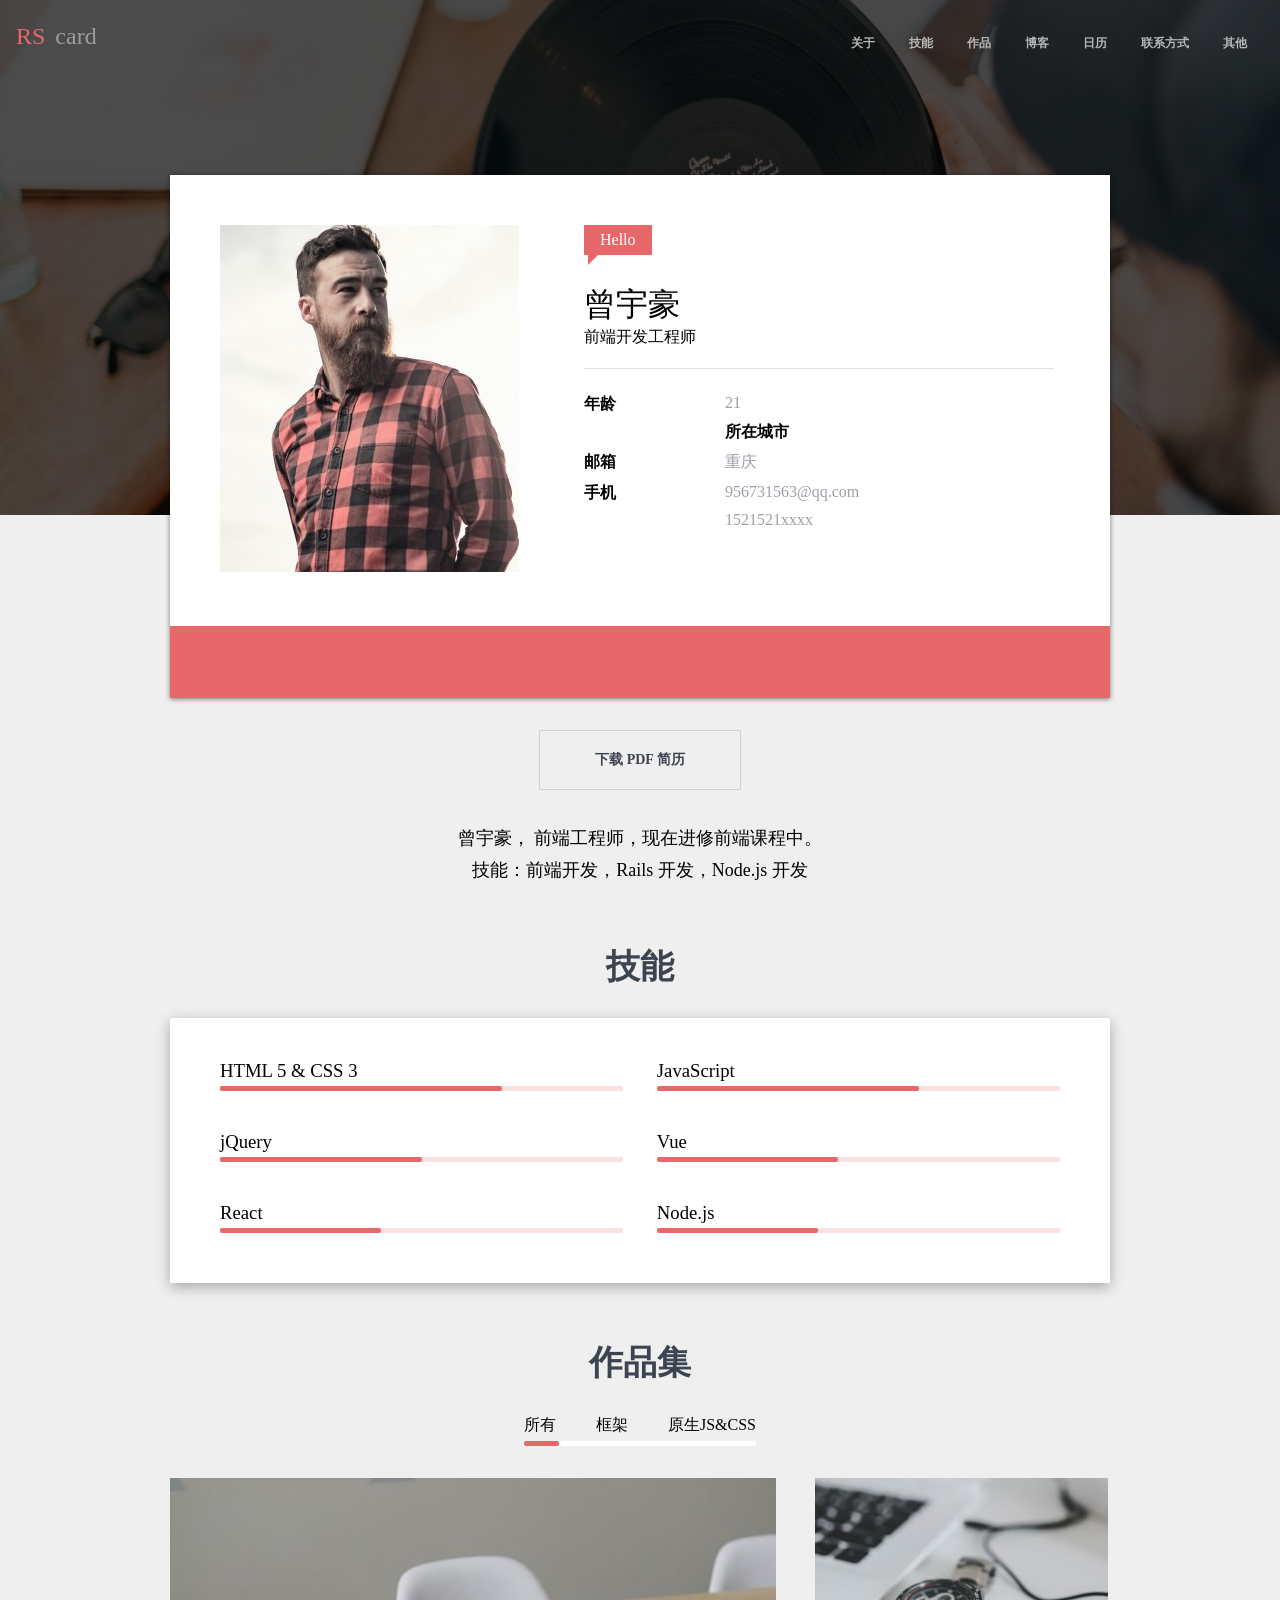
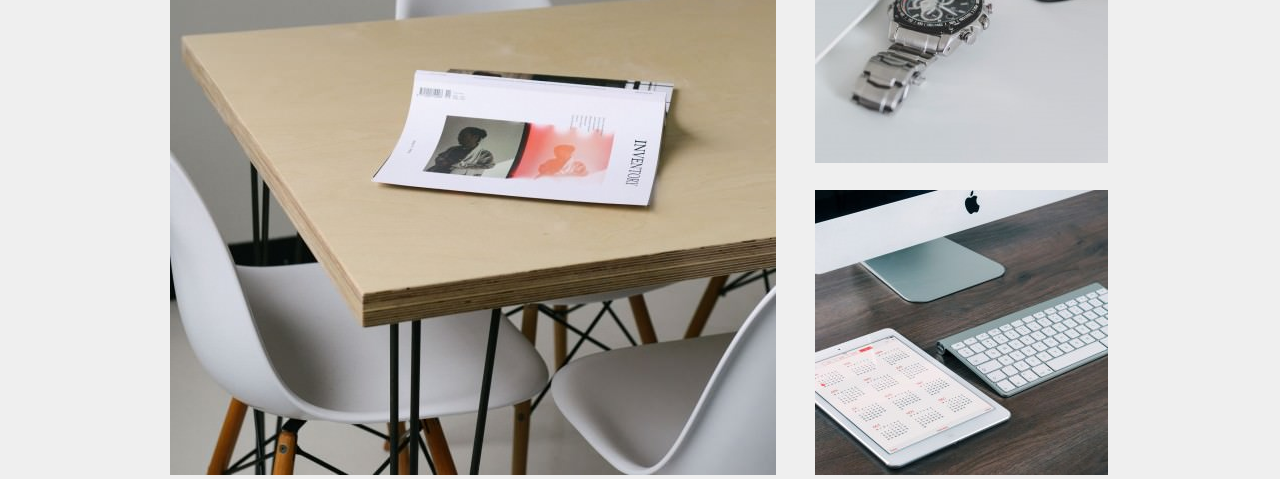
<file: index2.html>
<!DOCTYPE html>
<html>
  <head>
    <title>曾宇豪的个人简历</title>
    <link rel="stylesheet" href="./css1.css">
    <script src="https://at.alicdn.com/t/font_741392_06iibopbn0lq.js"></script>
    <style type="text/css">
      .icon {
         width: 1em; height: 1em;
         vertical-align: -0.15em;
         fill: currentColor;
         overflow: hidden;
      
      }
  </style>

  
  </head>
  <body>
      
    <div class="topNavBar ">
      <div class="inner clearfix">
      <a class="logo" href="#" alt="logo" style="float: left; ">
        <span class="rs">RS</span>
        <span class="card">card</span>
      </a>
      <nav style="float: right;">
        <ul class="clearfix">
          <li><a href="#">关于</a></li>
          <li><a href="#">技能</a></li>
          <li><a href="#">作品</a></li>
          <li><a href="#">博客</a></li>
          <li><a href="#">日历</a></li>
          <li><a href="#">联系方式</a></li>
          <li><a href="#">其他</a></li>
        </ul>
      </nav>
    </div>
    </div>
    
    <div class="banner">
      <div class="mask"></div>
    </div>
   
    <main>
      <div class="usercard">
        <div class="pictureAndText clearfix">
          <div class="picture">
            <img src="./avatar.jpg" alt="头像" >
          </div>
          <div class="text">
            <div class="profile">
              <span class="welcome">Hello
                <span class="triangle"></span>
              </span>

              <h1>曾宇豪</h1>
              <p>前端开发工程师</p>
              <hr>
              <dl class="clearfix">
                <dt>年龄</dt>
                <dd>21</dd>
                <dt>所在城市</dt>
                <dd>重庆</dd>
                <dt>邮箱</dt>
                <dd>956731563@qq.com</dd>
                <dt>手机</dt>
                <dd>1521521xxxx</dd>
              </dl>
            </div>
          </div>
        </div>
        <footer class="media">
          
             
          <a href="#">
            <svg class="icon" aria-hidden="true">
              <use xlink:href="#icon-weixin"></use>
          </svg></a>
          <a href="#">
            <svg class="icon" aria-hidden="true">
              <use xlink:href="#icon-github1"></use>
          </svg></a>
          <a href="#">
            <svg class="icon" aria-hidden="true">
              <use xlink:href="#icon-weibo"></use>
          </svg></a>
          
          
        </footer>
      </div>
      <div class="downloadA">
          <a class="dowenland" href="./rs-cover.jpg" target="_blank" download="">下载 PDF 简历</a>
      </div>

      

      <p class="introduce">
        曾宇豪， 前端工程师，现在进修前端课程中。<br>
        技能：前端开发，Rails 开发，Node.js 开发
      </p>

    </main>
    <section class="skills">
      <h2>技能</h2>
      <ol class="clearfix">
        <li>
          <h3>HTML 5 &amp; CSS 3</h3>
          <div class="progress">
            <div class="progress-inner"></div>
          </div>
        </li>
        <li>
            <h3>JavaScript</h3>
            <div class="progress">
              <div class="progress-inner"  style="width:65%;"></div>
            </div>
        </li>
        <li>
            <h3>jQuery</h3>
            <div class="progress">
                <div class="progress-inner" style="width:50%;"></div>
            </div>
        </li>
        <li>
            <h3>Vue</h3>
            <div class="progress">
                  <div class="progress-inner" style="width:45%;"></div>
            </div>
        </li>
        <li>
            <h3>React</h3>
            <div class="progress">
                    <div class="progress-inner" style="width:40%;"></div>
            </div>
        </li>
        <li>
            <h3>Node.js</h3>
            <div class="progress">
            <div class="progress-inner" style="width:40%"></div>
            </div>
        </li>
      </ol>
    </section>
    <section class="protfolio">
      <h2>作品集</h2>
      <nav>
          <ol class="clearfix">
              <li id="portfolio1">所有</li>
              <li id="portfolio2">框架</li>
              <li id="portfolio3">原生JS&amp;CSS</li>
            </ol>
            <div id="portfolioBar" class="bar state-1">
              <div class="bar-inner"></div>
            </div>
          </nav>
          <script>
            portfolio1.onclick= function(){
              portfolioBar.className = 'bar state-1'
            }
            portfolio2.onclick= function(){
              portfolioBar.className = 'bar state-2'
            }
            portfolio3.onclick= function(){
              portfolioBar.className = 'bar state-3'
            }
          </script>

      <div class="works">
        <div class="big">
          <img src="./1.jpg" alt="作品1">
        </div>
        <div class="small1">
          <img src="./2.jpg" alt="作品2">
        </div>
        <div class="small2">
          <img src="./3.jpg" alt="作品3">
        </div>
      </div>

    </section>
  </body>
</html>
</file>
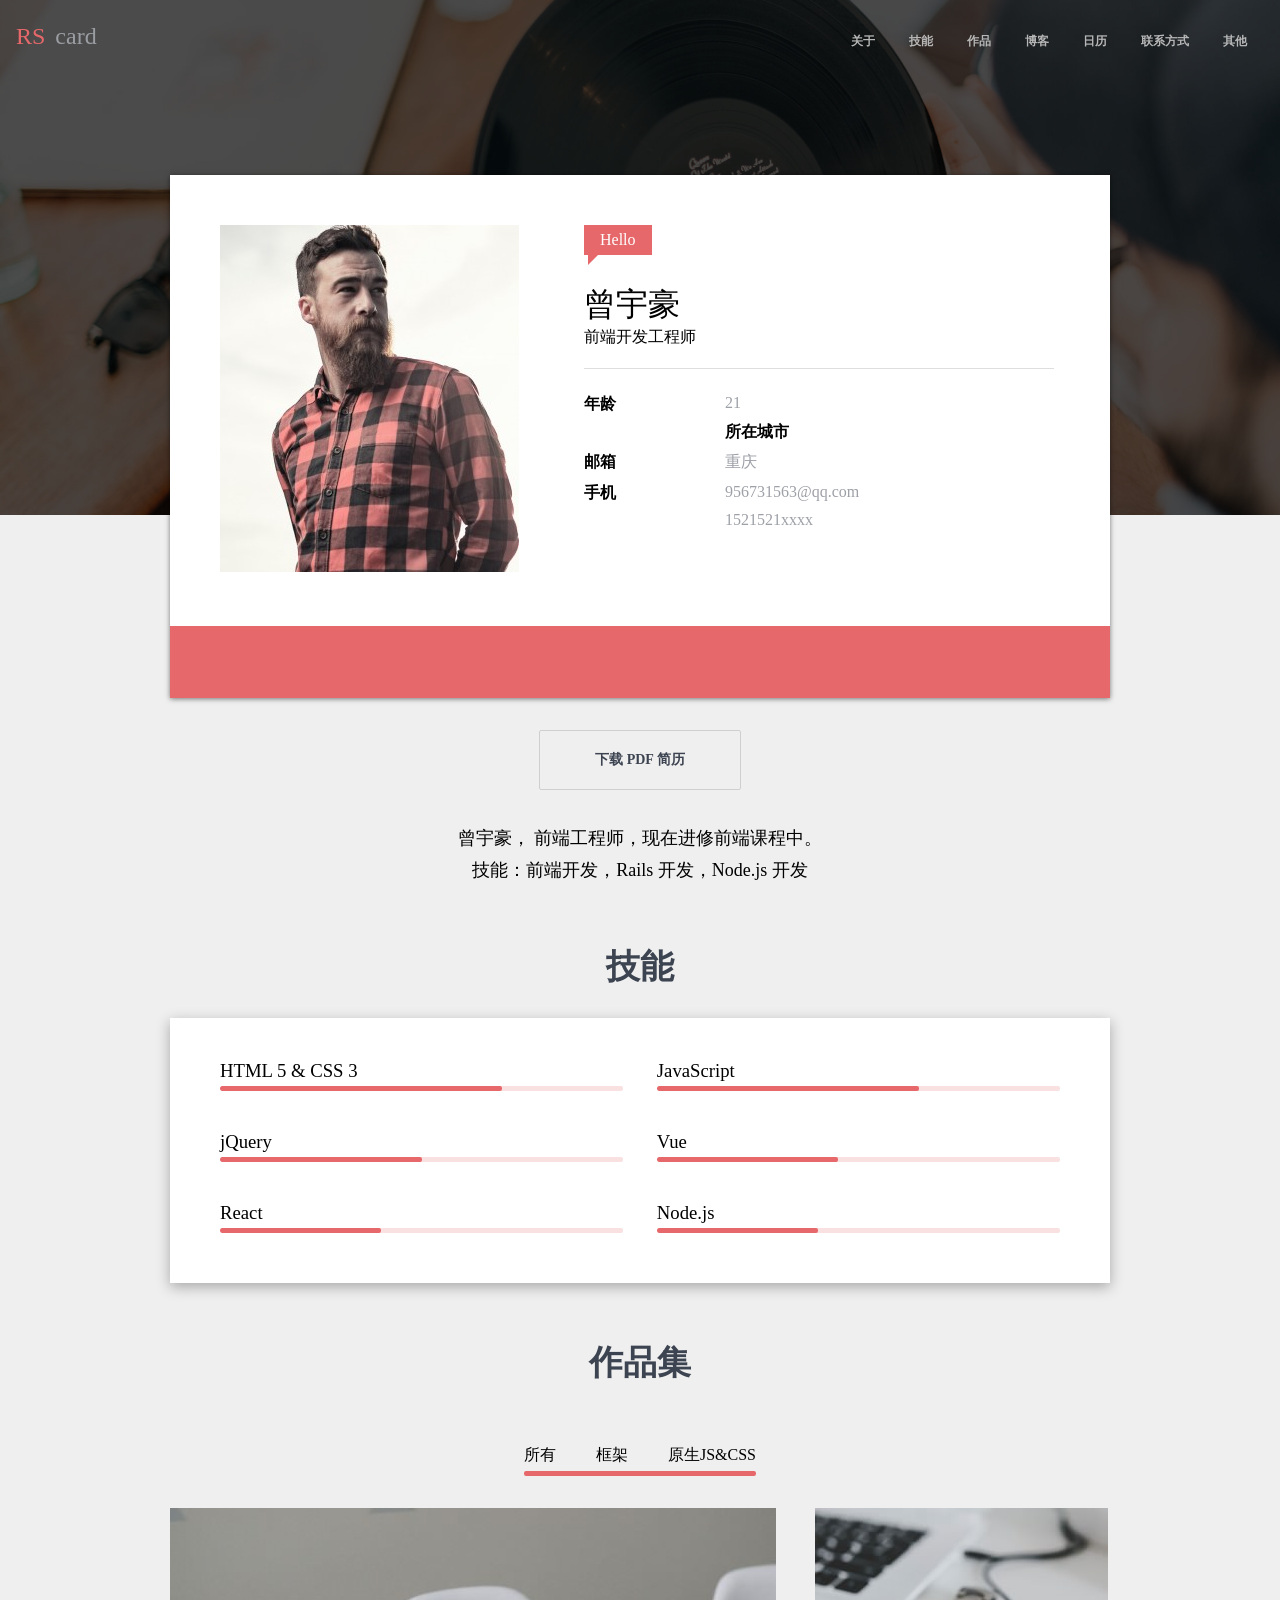
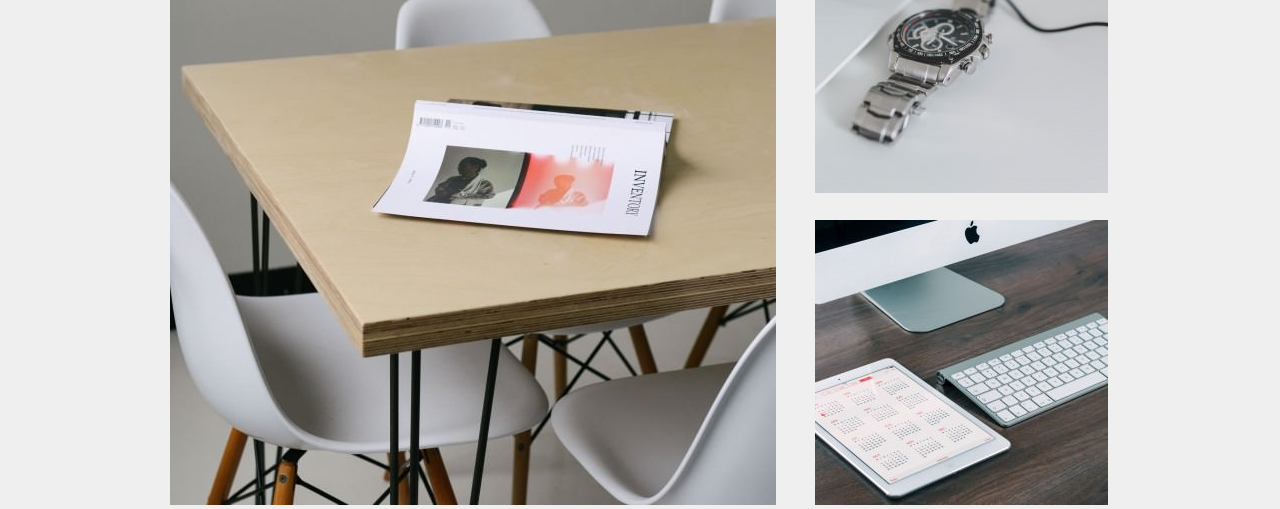
<file: resume.html>
<!DOCTYPE html>
<html>
  <head>
    <title>曾宇豪的个人简历</title>
    <link rel="stylesheet" href="./style.css">
    <link rel="stylesheet" href="./loading.css">
    <script src="https://at.alicdn.com/t/font_741392_06iibopbn0lq.js"></script>
    <style type="text/css">
      .icon {
         width: 1em; height: 1em;
         vertical-align: -0.15em;
         fill: currentColor;
         overflow: hidden;
      }
      .site-wlecome{
        display: none;
        position: fixed;
        top: 0;left:0;width: 100%;height: 100%;
        background: grey;
        z-index: 2;
        justify-content: center;
        align-items: center;
        
        }
      .site-wlecome.active{
        display: flex;
      }
  </style>

  
  </head>
  <body>
    <div id="siteWelcome" class="site-wlecome active">
      <div class="loading"></div>
    </div>
    <div id="topNavBar" class="topNavBar">
      <div class="inner clearfix">
      <a class="logo" href="#" alt="logo" style="float: left; ">
        <span class="rs">RS</span>
        <span class="card">card</span>
      </a>
      <nav class="menu" style="float: right;">
        <ul class="clearfix">
          <li  ><a href="#siteAbout">关于</a></li>
          <li  ><a href="#siteSkill">技能</a><ul  class="submenu ">
            <li>HTML/CSS</li>
            <li>JavaScript</li>
            <li>Vue</li>
          </ul></li>
          <li  ><a  href="#siteWork">作品</a>
          <ul  class="submenu ">
            <li>作品1</li>
            <li>作品2</li>
            <li>作品3</li>
          </ul></li>
          <li  ><a  href="#siteBlog">博客</a>
          <ul  class="submenu ">
            <li>博客1</li>
            <li>博客2</li>
            <li>博客3</li>
          </ul></li>
          <li  ><a href="#siteCalendar">日历</a></li>
          <li  ><a href="#siteContact">联系方式</a></li>
          <li  ><a href="#siteOthers">其他</a></li>
        </ul>
      </nav>
    </div>
    </div>
    
    <div class="banner">
      <div class="mask"></div>
    </div>
   
    <main>
      <div id="siteAbout" class="usercard">
        <div class="pictureAndText clearfix">
          <div class="picture">
            <img src="./img/avatar.jpg" alt="头像" >
          </div>
          <div class="text">
            <div class="profile">
              <span class="welcome">Hello
                <span class="triangle"></span>
              </span>

              <h1>曾宇豪</h1>
              <p>前端开发工程师</p>
              <hr>
              <dl class="clearfix">
                <dt>年龄</dt>
                <dd>21</dd>
                <dt>所在城市</dt>
                <dd>重庆</dd>
                <dt>邮箱</dt>
                <dd>956731563@qq.com</dd>
                <dt>手机</dt>
                <dd>1521521xxxx</dd>
              </dl>
            </div>
          </div>
        </div>
        <footer class="media">
          
             
          <a href="#">
            <svg class="icon" aria-hidden="true">
              <use xlink:href="#icon-weixin"></use>
          </svg></a>
          <a href="#">
            <svg class="icon" aria-hidden="true">
              <use xlink:href="#icon-github1"></use>
          </svg></a>
          <a href="#">
            <svg class="icon" aria-hidden="true">
              <use xlink:href="#icon-weibo"></use>
          </svg></a>
          
          
        </footer>
      </div>
      <div class="downloadA">
          <a class="dowenland" href="./img/rs-cover.jpg" target="_blank" download="">下载 PDF 简历</a>
      </div>

      

      <p class="introduce">
        曾宇豪， 前端工程师，现在进修前端课程中。<br>
        技能：前端开发，Rails 开发，Node.js 开发
      </p>

    </main>
    <section id="siteSkill" class="skills">
      <h2>技能</h2>
      <ol class="clearfix">
        <li>
          <h3>HTML 5 &amp; CSS 3</h3>
          <div class="progress">
            <div class="progress-inner"></div>
          </div>
        </li>
        <li>
            <h3>JavaScript</h3>
            <div class="progress">
              <div class="progress-inner"  style="width:65%;"></div>
            </div>
        </li>
        <li>
            <h3>jQuery</h3>
            <div class="progress">
                <div class="progress-inner" style="width:50%;"></div>
            </div>
        </li>
        <li>
            <h3>Vue</h3>
            <div class="progress">
                  <div class="progress-inner" style="width:45%;"></div>
            </div>
        </li>
        <li>
            <h3>React</h3>
            <div class="progress">
                    <div class="progress-inner" style="width:40%;"></div>
            </div>
        </li>
        <li>
            <h3>Node.js</h3>
            <div class="progress">
            <div class="progress-inner" style="width:40%"></div>
            </div>
        </li>
      </ol>
    </section>
    <section id="siteWork" class="protfolio">
      <h2>作品集</h2>
      <nav>
          <ol class="clearfix">
              <li id="portfolio1">所有</li>
              <li id="portfolio2">框架</li>
              <li id="portfolio3">原生JS&amp;CSS</li>
            </ol>
            <div id="portfolioBar" class="bar state-1">
              <div class="bar-inner"></div>
            </div>
          </nav>
          <script>
            portfolio1.onclick= function(){
              portfolioBar.className = 'bar state-1'
            }
            portfolio2.onclick= function(){
              portfolioBar.className = 'bar state-2'
            }
            portfolio3.onclick= function(){
              portfolioBar.className = 'bar state-3'
            }
          </script>

      <div class="works">
        <div class="big">
          <img src="./img/1.jpg" alt="作品1">
        </div>
        <div class="small1">
          <img src="./img/2.jpg" alt="作品2">
        </div>
        <div class="small2">
          <img src="./img/3.jpg" alt="作品3">
        </div>
      </div>

    </section>
  </body>
  <script>
    setTimeout(function(){    //指定时间后调用函数
    siteWelcome.classList.remove('active');
    },1000)
    
    window.onscroll = function(){   //滚动时触发
      if(window.scrollY >0){
        topNavBar.classList.add('sticky')
      }else{
        topNavBar.classList.remove('sticky')
      }
    }

    let liTags = document.querySelectorAll('nav.menu > ul >li')    //查询选择器所有
    for(let i=0; i<liTags.length;i++) {
      liTags[i].onmouseenter = function(x){     //当入时触发
      x.currentTarget.classList.add('active')
      }

      liTags[i].onmouseleave = function(x){     //当移出触发
      x.currentTarget.classList.remove('active')  
      }
    }
    
    let aTags = document.querySelectorAll('nav.menu > ul >li>a')
    for(let i=0; i<aTags.length;i++) {
      aTags[i].onclick = function(x){
        x.preventDefault()                 //阻止原本作用
        let a = x.currentTarget
        let href = a.getAttribute('href')  //'#siteAboutb'
        let element = document.querySelector(href)
        let top = element.offsetTop        //元素顶边(页面顶部)
        window.scrollTo(0, top - 80)       //滚动到指定位置
      }
    }
</script>
</html>
</file>
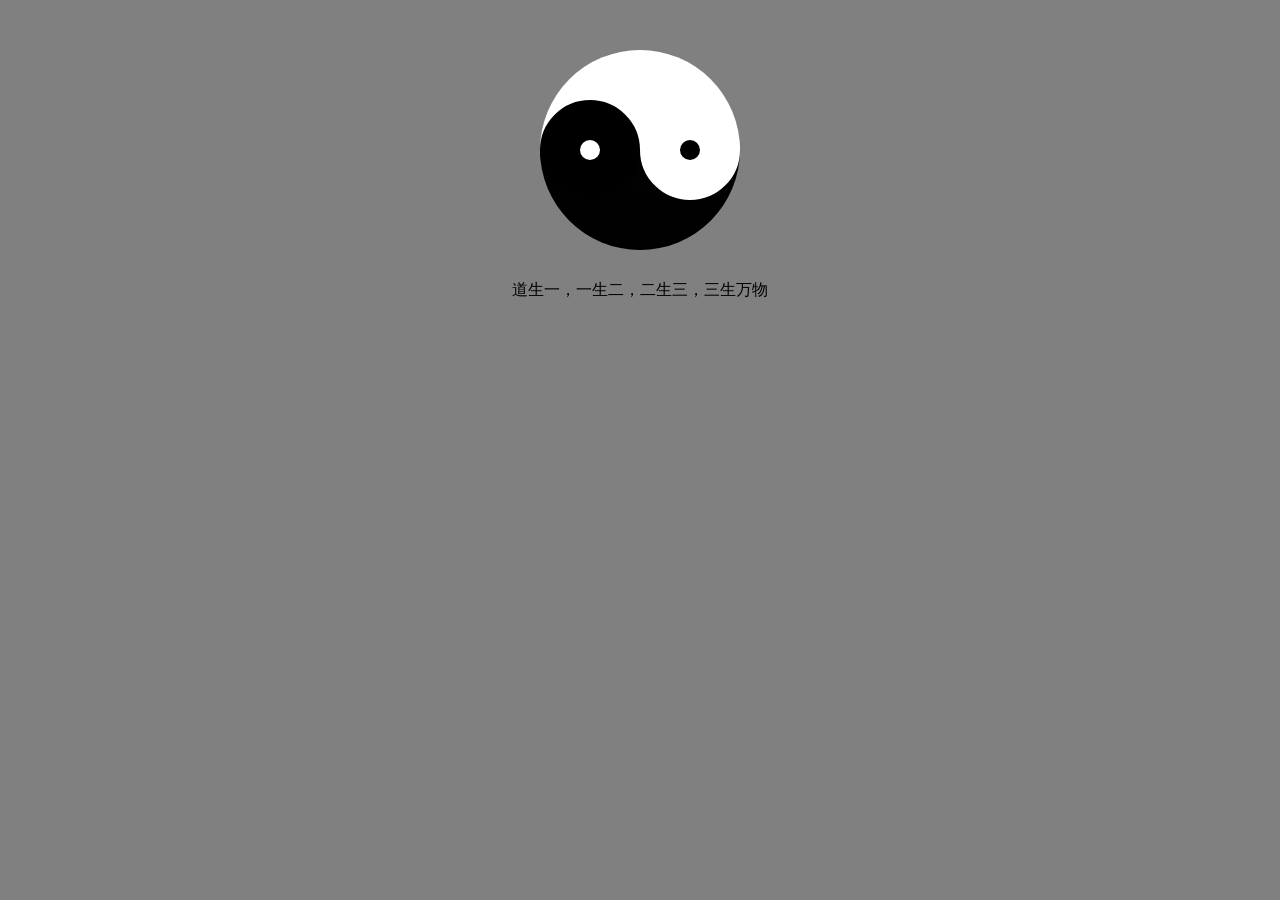
<file: img/yin-yang.html>
<!DOCTYPE html>
<html lang="en">
<head>
    <meta charset="UTF-8">
    <meta name="viewport" content="width=device-width, initial-scale=1.0">
    <meta http-equiv="X-UA-Compatible" content="ie=edge">
    <title>阴阳</title>
    <link rel="stylesheet" href="./yinyang.css">
</head>
<body>
<div id="yinyang"></div>
<p>道生一，一生二，二生三，三生万物</p>
    
</body>
</html>
</file>
<file: css1.css>
body {
  background: #efefef;
  color: black
  ;
  margin: 0;
}
*{
  margin: 0;
  padding: 0;
  font-weight: normal;
  list-style: none
}
a {
  
  text-decoration: none;
}
.clearfix::after {
  content: '';
  display: block;
  clear: both;
}

.topNavBar {
  padding: 20px 0px 20px 0px;
  position: fixed;
  top: 0;
  left: 0;
  width: 100%;
}
.inner{
  padding: 0 16px;
}

.topNavBar  nav {
  padding-top: 7px;
}
.topNavBar  nav > ul {
  list-style: none;
  margin: 0;
  padding: 0;
}
.topNavBar  nav > ul > li {
  float: left;
  margin-left: 17px;
  margin-right: 17px;
}
.topNavBar  nav > ul > li > a {
  font-size: 12px;
  color: #b7b7b7;
  font-weight: bold;
  border-top: 3px solid transparent;
  border-bottom: 3px solid transparent;
  padding-top: 5px;
  padding-bottom: 5px;
  display: block;
}
.topNavBar  nav > ul > li > a:hover {
  border-bottom: 3px solid #e06567;
}

.topNavBar .logo {
  font-size: 24px;
  font-family: 'Arial Black';
  padding-top: 3px;
  padding-bottom: 4px;
}
.topNavBar .logo .rs {
  margin-right: 4px;
  color: #e6686a;
}
.topNavBar .logo .card {
  color: #9a9da2;
}
  .banner {
      height: 515px;
      background-image: url(./img/rs-cover.jpg);
      background-position: center center;
      background-size: cover;
      
    
      
}
.banner .mask{
  height: 515px;
  background-color: rgba(0,0,0,0.7);


}
.usercard{
  
max-width: 940px;
  margin: 0 auto;
  box-shadow: 0px 1px 5px 0px rgba(0, 0, 0, 0.5);
  
}  
body main{
  margin-top:-340px
}
.welcome{
  background-color: #e6686a;
  color: white;
  display: inline-block;
  padding: 4px 16px;
  line-height: 22px;
  position: relative;
  margin-bottom: 10px;
  
  
}
.welcome .triangle{
  display: block;
    width: 0;
    height: 0;
    border-top: 10px solid #e6686a;
    border-right: 10px solid transparent;
    position: absolute;
    left: 4px;
    top: 100%;

  }
  .usercard .picture{
    float: left;
  }
  .usercard .text{
    float: left;
    margin-left: 65px;
    width: 470px;
  }
  .pictureAndText{
    padding: 50px;
    background-color: white;
  }
  h1{
    margin-top: 18px;
  }
 
  hr{
    margin: 20px 0;
    height: 0;
    border: none;
    border-top: 1px solid #dedede;
  }
  .usercard dl dt {
    float: left;
    margin: 4.5px 0;
  }
  .usercard dl dd {
    float: right;
    margin: 5px 0;

  }
  .usercard dl dt{
    width: 30%;
    font-weight: bold;
  }
  .usercard dl dd{
    width: 70%;
    color: #9da0a7;

  }
  .usercard .media{
    background-color: #e6686a;
    text-align: center;
    
  }
  .usercard .media >a{
    
    display: inline-block;
    width: 40px;
    line-height: 30px;
    padding: 5px 0;
    border-radius: 50%;
    margin: 16px;
    vertical-align: top;

  }
  .usercard .media >a:hover{
    background: #cf505f;
  }
  .usercard svg{
    width: 30px;
    height: 30px;
    fill: white;
    vertical-align: top;

  }
  body>main .dowenland{
    font-size: 14px;
    line-height: 16px;
    padding: 21px 55px;
    display: inline-block;
    border: 1px solid #cdcfd1;
    margin: 32px 0;
    color: #3d4451;
    font-weight: bold;
    border-radius: 2px;
    transition: box-shadow 0.3s;
  }
  .downloadA{
    text-align: center;
  }
  body>main .dowenland:hover{
    box-shadow: 0px 4px 13px 0px rgba(0, 0, 0, 0.3);

  }
  body .introduce{
    text-align: center;
    font-family: fkaiti;
    font-size: 18px;
    line-height: 1.8;
    text-align: center;
    margin: auto auto;
    
  }
  .skills{
    max-width: 940px;
    margin-left: auto;
    margin-right: auto;
    margin-top: 60px
  
  }
  .skills h2,
  .protfolio h2{
    text-align: center;
    color: #3d4451;
    font-size: 34px;
    line-height: 1.2;
    font-weight: 600;
  }
  .skills ol{
    background-color: white;
    box-shadow: 0px 4px 13px 0px rgba(0, 0, 0, 0.3);
    padding: 42px 50px 10px;
    margin-top: 30px  

  }
  .skills ol li {
    float: left;
    width: 48%;
    box-sizing: border-box;
    padding-left: 0px;
    

  }
  .skills ol li:nth-child(even){
    float: right;
  }
  .skills ol li .progress{
    height: 5px;
    background-color: #fae1e1;
    border-radius:2px;
    margin: 4px 0 40px;
  }
  .skills ol li .progress .progress-inner{
    height: 100%;
    width: 70%;
    border-radius:2px;
    background-color: #e6686a;
  }
  .protfolio{
    text-align: center;
    max-width: 940px;
    margin-top: 60px;
    margin-left: auto;
    margin-right: auto;
  }
  .protfolio nav {
    text-align: center;
    display: inline-block;
    vertical-align: top;
    margin-top: 32px;
    margin-bottom: 32px
  }
  section   .protfolio nav ol{
    max-width: 940px;
    margin: 0 auto;
    display: inline-block;
    vertical-align: top;
    border: 1px solid #000;
  }
  section.protfolio nav ol li{
    float: left;
    margin-left: 40px;
    cursor: pointer;
    
  }
  section.protfolio nav ol li:nth-child(1){
    margin-left: 0
  }
  
  section.protfolio nav .bar{
    height: 5px;
    background-color: white;
    border-radius: 2px;
  }
  section.protfolio nav .bar .bar-inner{
    height: 100%;
    background-color: #e6686a;
    border-radius: 2px;
    margin-top: 5px;
    transition: all 0.3s
  }
  .protfolio>nav .bar.state-1 .bar-inner{
    margin-left: 0;
    width: 35px;
  }
  .protfolio>nav .bar.state-2 .bar-inner{
    margin-left: 72px;
    width: 35px;
  }
  .protfolio>nav .bar.state-3 .bar-inner{
    margin-left: 145px;
    width: 90px;
  }
  section .works{
      position: relative;
      

  }
  section .works>div{
      position: absolute;
      margin-bottom: 50px;
      
  } 
  section .works .big{
    top: 0%;
    left: px;


  }
  section .works .small1{
    top: 0%;
    left: 645px;
  }
  section .works .small2{
    top: 312px;
    left:645px;
  }
</file>
<file: style.css>
body {
  background: #efefef;
  color: black
  ;
  margin: 0;
}

*{
  margin: 0;
  padding: 0;
  font-weight: normal;
  list-style: none;
  box-sizing: border-box
}
a {  
  text-decoration: none;
}
.icon {
  width: 1em;
  height: 1em;
  vertical-align: -0.15em;
  fill: currentColor;
  overflow: hidden;
}
.clearfix::after {
  content: '';
  display: block;
  clear: both;
}

.topNavBar {
  padding: 20px 0px 20px 0px;
  position: fixed;
  z-index: 1;
  top: 0;
  left: 0;
  width: 100%;
  color: #b7b7b7;
  transition: all 0.5s;

}
.topNavBar.sticky{
  background: rgba(255, 255, 255, 0.8);  /*rgba(217,224,230,0.8)*/
  padding: 10px 0;
  box-shadow: 0 0 10px rgba(0, 0, 0, 0.75);
  color: #3d4451;
  border-radius: 0 0 8px 8px

}
.topNavBar .inner{
  padding: 0 16px;
}

.topNavBar  nav {
  padding-top: 5px;
}
.topNavBar  nav > ul {
  list-style: none;
  margin: 0;
  padding: 0;
}
.topNavBar  nav > ul > li {
  float: left;
  margin-left: 17px;
  margin-right: 17px;
  position: relative;
}
.topNavBar  nav > ul > li > a {
  font-size: 12px;
  color: inherit;
  font-weight: bold;
  border-top: 3px solid transparent;
  border-bottom: 3px solid transparent;
  padding-top: 5px;
  padding-bottom: 5px;
  display: block;
  position: relative;
}
.topNavBar  nav > ul > li.active > a::after,
.topNavBar  nav > ul > li.highlight > a::after{
  content: '';
  position: absolute;
  display: block;
  top: 100%;
  left: 0%;
  width:100%;
  height: 3px;
  background: #e06567;
  animation: moveRight 0.7s;
}
@keyframes moveRight{
  0%{width:0;}
  100%{width:100%}
}
[data-x].offset{
  transform: translateY(200px)
}
[data-x]{
  transform: translateY(0);
  transition: all 0.5s;
}

.topNavBar .submenu{
  display: none;
  position: absolute;
  margin-top: 2px;
  top:100%;
  right: 0;
  background-color:white;
  color: #3d4451;
  border-radius: 3px;
  box-shadow: 0 0 5px rgba(0, 0, 0, 0.5);
}
.topNavBar li.active .submenu{
  display: block;
  animation: submenumove 0.2s;
}
@keyframes submenumove{
  0%{margin-right: 100%}
  100%{margin-right: 0%}
}
.topNavBar .submenu li{
  white-space: nowrap;
  padding: 5px 10px;
}


.topNavBar .logo {
  font-size: 24px;
  font-family: 'Arial Black';
  padding-top: 3px;
  padding-bottom: 4px;
}
.topNavBar .logo .rs {
  margin-right: 4px;
  color: #e6686a;
}
.topNavBar .logo .card {
  color: #9a9da2;
}
.banner {
      height: 515px;
      background-image: url(./img/rs-cover.jpg);
      background-position: center center;
      background-size: cover;
}
.banner .mask{
  height: 515px;
  background-color: rgba(0,0,0,0.7);
}
.usercard{
  max-width: 940px;
  margin: 0 auto;
  box-shadow: 0px 1px 5px 0px rgba(0, 0, 0, 0.5);
  
}  
body main{
  margin-top:-340px
}
.usercard .welcome{
  background-color: #e6686a;
  color: white;
  display: inline-block;
  padding: 4px 16px;
  line-height: 22px;
  position: relative;
  margin-bottom: 10px;
}
.usercard .welcome .triangle{
  display: block;
    width: 0;
    height: 0;
    border-top: 10px solid #e6686a;
    border-right: 10px solid transparent;
    position: absolute;
    left: 4px;
    top: 100%;
  }
  .usercard .picture{
    float: left;
  }
  .usercard .text{
    float: left;
    margin-left: 65px;
    width: 470px;
  }
  .usercard .pictureAndText{
    padding: 50px;
    background-color: white;
  }
  h1{
    margin-top: 18px;
  }
 
  hr{
    margin: 20px 0;
    height: 0;
    border: none;
    border-top: 1px solid #dedede;
  }
  .usercard dl dt {
    float: left;
    margin: 4.5px 0;
  }
  .usercard dl dd {
    float: right;
    margin: 5px 0;

  }
  .usercard dl dt{
    width: 30%;
    font-weight: bold;
  }
  .usercard dl dd{
    width: 70%;
    color: #9da0a7;

  }
  .usercard .media{
    background-color: #e6686a;
    text-align: center;
    
  }
  .usercard .media >a{
    
    display: inline-block;
    width: 40px;
    line-height: 30px;
    padding: 5px 0;
    border-radius: 50%;
    margin: 16px;
    vertical-align: top;

  }
  .usercard .media >a:hover{
    background: #cf505f;
  }
  .usercard svg{
    width: 30px;
    height: 30px;
    fill: white;
    vertical-align: top;

  }
  body>main .dowenland{
    font-size: 14px;
    line-height: 16px;
    padding: 21px 55px;
    display: inline-block;
    border: 1px solid #cdcfd1;
    margin: 32px 0;
    color: #3d4451;
    font-weight: bold;
    border-radius: 2px;
    transition: box-shadow 0.3s;
  }
  .downloadA{
    text-align: center;
  }
  body>main .dowenland:hover{
    box-shadow: 0px 4px 13px 0px rgba(0, 0, 0, 0.3);

  }
  .introduce{
    text-align: center;
    font-family: fkaiti;
    font-size: 18px;
    line-height: 1.8;
    text-align: center;
    margin: auto auto;
    
  }
  .skills{
    max-width: 940px;
    margin-left: auto;
    margin-right: auto;
    margin-top: 60px
  
  }
  .skills h2,
  .protfolio h2,
  .message h2{
    text-align: center;
    color: #3d4451;
    font-size: 34px;
    line-height: 1.2;
    font-weight: 600;

  }
  .skills ol{
    background-color: white;
    box-shadow: 0px 4px 13px 0px rgba(0, 0, 0, 0.3);
    padding: 42px 50px 10px;
    margin-top: 30px  

  }
  .skills ol li {
    float: left;
    width: 48%;
    box-sizing: border-box;
    padding-left: 0px;
    

  }
  .skills ol li:nth-child(even){
    float: right;
  }
  .skills ol li .progress{
    height: 5px;
    background-color: #fae1e1;
    border-radius:2px;
    margin: 4px 0 40px;
    overflow: hidden;   /*溢出隐藏*/
  }
  .skills ol li .progress .progress-inner{
    height: 100%;
    width: 70%;
    border-radius:2px;
    background-color: #e6686a;
    transform: translateX(0);
    transition: all 1s;
  }
  .skills.offset .progress .progress-inner{
    transform: translateX(-100%)
  }

  .protfolio {
    text-align: center;
    max-width: 940px;
    margin-top: 60px;
    margin-left: auto;
    margin-right: auto;
  }
  .protfolio h2{margin-bottom: 30px}
  
  .protfolio  .swiper-container {
    width: 800px;
    height: 600px; 
    cursor: pointer;
  }
  .protfolio .swiper-button-prev{
    background-color: white;
    width: 50px;
    height: 50px;
    right: 100%;
    left: auto;
    margin-top: 20px;
    border-radius: 50%;
    outline:none;
  }
  .protfolio .swiper-button-next{
    background-color: white;
    width: 50px;
    height: 50px;
    left: 100%;
    right: auto;
    margin-top: 20px;
    border-radius: 50%;
    outline:none;
  }

  .protfolio nav {
    text-align: center;
    display: inline-block;
    vertical-align: top;
    margin-top: 32px;
    margin-bottom: 32px
  }
  section .protfolio nav ol{
    max-width: 940px;
    margin: 0 auto;
    display: inline-block;
    vertical-align: top;
    border: 1px solid #000;
  }
  section.protfolio nav ol li{
    float: left;
    margin-left: 40px;
    cursor: pointer;
  }
  section.protfolio nav ol li:nth-child(1){
    margin-left: 0
  }
  section.protfolio nav .bar{
    height: 5px;
    background-color: white;
    border-radius: 2px;
  }
  section.protfolio nav .bar .bar-inner{
    height: 100%;
    background-color: #e6686a;
    border-radius: 2px;
    margin-top: 5px;
    transition: all 0.3s
  }

  section .works{
      position: relative;
  }
  section .works>div{
      position: absolute;
      margin-bottom: 50px;
  } 
  section .works .big{
    top: 0%;
    left: px;
  }
  section .works .small1{
    top: 0%;
    left: 645px;
  }
  section .works .small2{
    top: 312px;
    left:645px;
  }



  .message{
    max-width: 800px;
    margin: 70px auto;
  }
  .message ol {
    background-color: #f4f4f4;
    margin-top: 30px;
    /*box-shadow: 0 0 1px darkgray;*/

  }
  .message ol>li{
    padding: 16px;
    border-bottom: 1px solid #ddd;
  }
  .message .sorry{
    display: none;  
  }

  .message form{
    margin: 30px 10px;
  }
  .message input,label{
    font-size: 18px;
  }
  .message .text{
    padding: 3px 0;
    padding-left: 4px;
    box-sizing: border-box;
  }

  .message .submit{
    line-height: 24px;
    background-color: #fff;
    border: 1px solid #000;
    transition: all 0.2s;
    padding: 2px 5px;
    border-radius: 2px;
    outline: none;
  }
  .message .submit:focus{
    color: #da0f47;
    border-color: #df104a;
    background-color: rgba(250, 5, 5, 0.05);
  }
  .message .submit:hover{
    color: #da0f47;
    border-color: #df104a;
    background-color: rgba(250, 5, 5, 0.05);
    cursor: pointer;
  }
  .inputSorry{
    font-size: 14px;
    color: red;
    display: block;
    margin-bottom: 10px
  }
  .message .text.textRemind{
    border: 1.2px solid rgba(255, 0, 0, 0.5);
    padding: 4px 0 3px 4px;
  }
</file>
<file: loading.css>
.loading{
  position: relative;
  width:200px;
  height: 200px;
}
.loading::before,.loading::after{
  content:'';
  position: absolute;
  width:100px;
  height: 100px;
  border-radius:50%;  
  top:0;
  left:0;
  bottom:0;
  right:0;
  margin:auto;
  animation: s 1.5s linear infinite;
   
}
.loading::after{
  animation-delay: 0.75s;
}
@keyframes s{
  0%{
    width:0px;height:0px;opacity:1;background: black;
  }
  100%{
    width：100px；height:100px;opacity:0;
 }}
</file>
<file: img/yinyang.css>
@keyframes spin {
    from {
      transform: rotate(0deg)
    }
  
    to {
      transform: rotate(360deg);
    }
  }
  #yinyang{
    width: 200px;
    height: 200px;
    border-radius: 50%;
    background: linear-gradient(to bottom, rgba(255,255,255,1) 0%,rgba(255,255,255,1) 50%,rgba(2,2,2,1) 50%,rgba(2,2,2,1) 50%,rgba(0,0,0,1) 100%);
    position: relative;
    margin: 50px auto 30px;
    
    animation-duration: 9s;
    animation-name: spin;
    animation-iteration-count:infinite;   
    animation-timing-function:linear;

}
#yinyang::before{
    content: '';
    width: 20px;
    height: 20px;
    background-color: white;
    ;
    border-radius: 50%;
    position: absolute;
    top: 50px;
    border: 40px solid #000000;
}

#yinyang::after{
    content: '';
    width: 20px;
    height: 20px;
    background-color: #000000;
    ;
    border-radius: 50%;
    position: absolute;
    top: 50px;
    right: 0;
    border: 40px solid white;

}
body{
    background-color: gray;
}
p{
    text-align: center;
}
</file>
